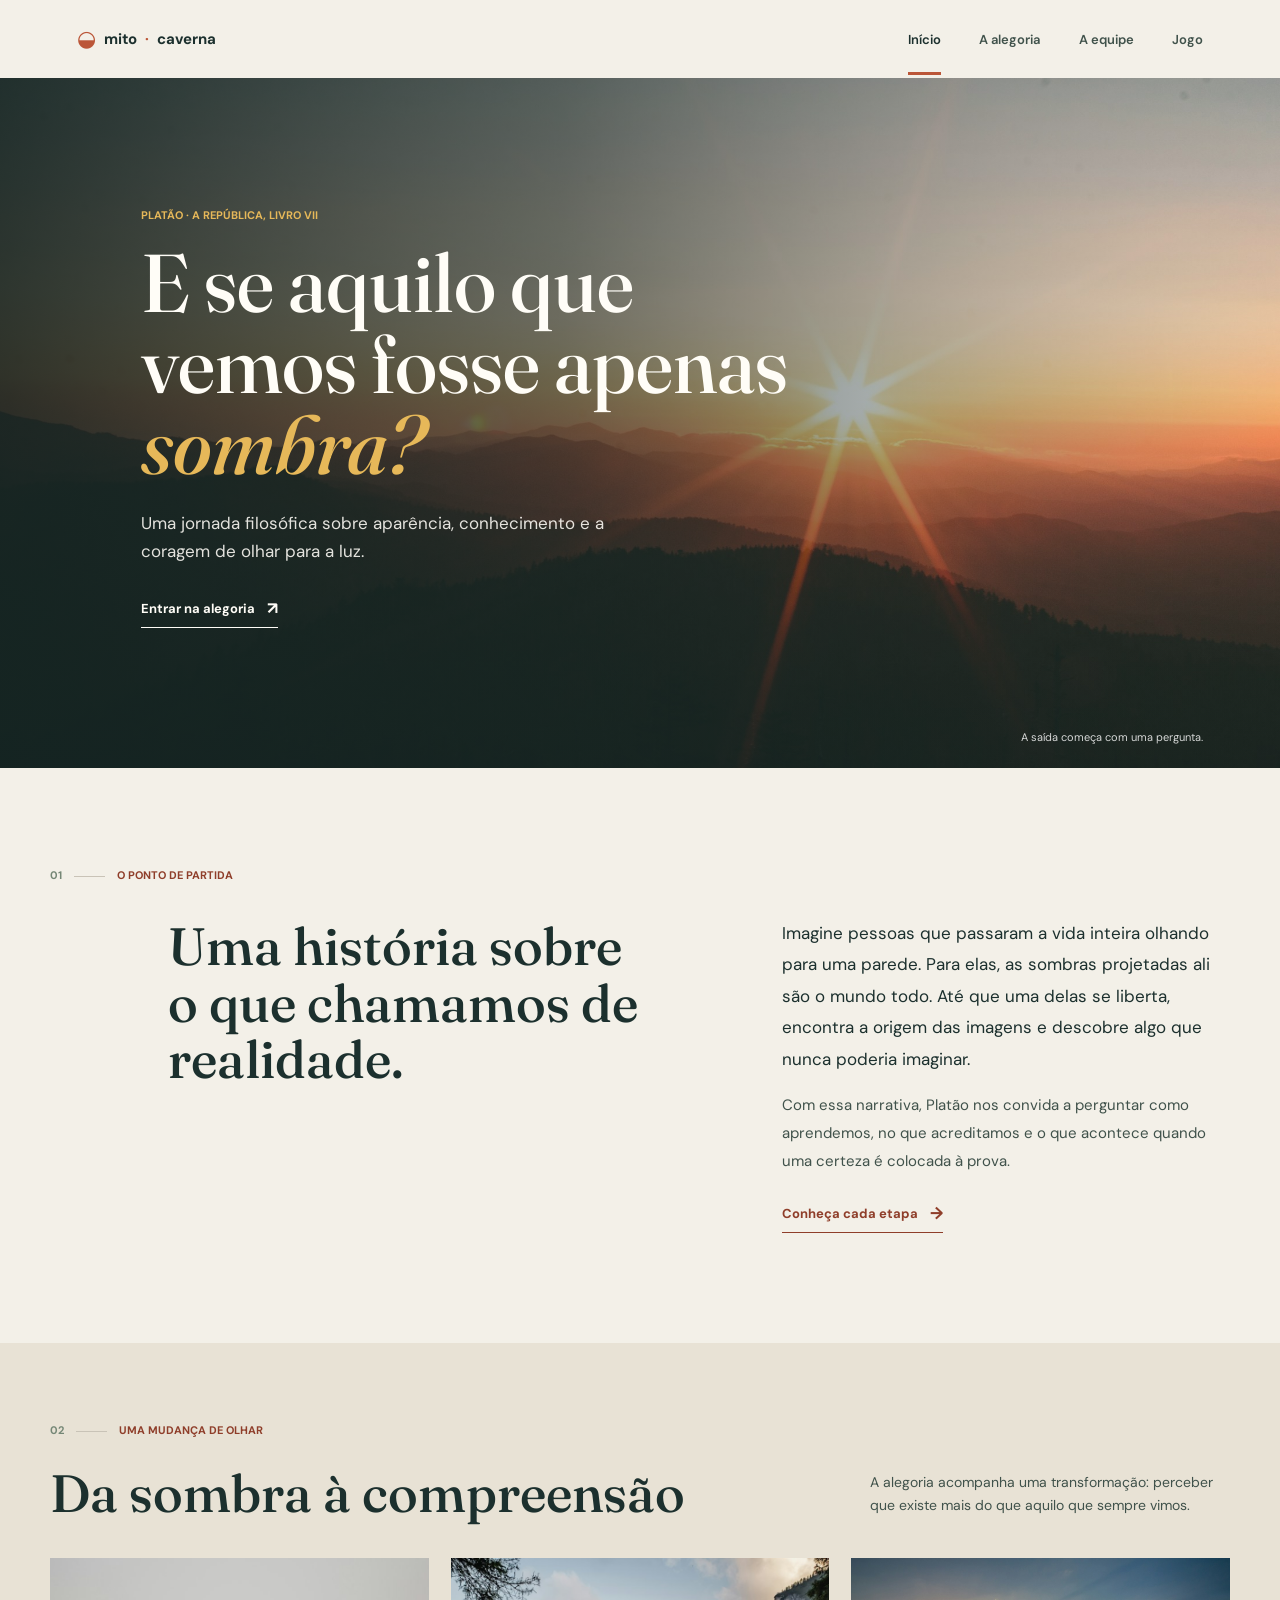
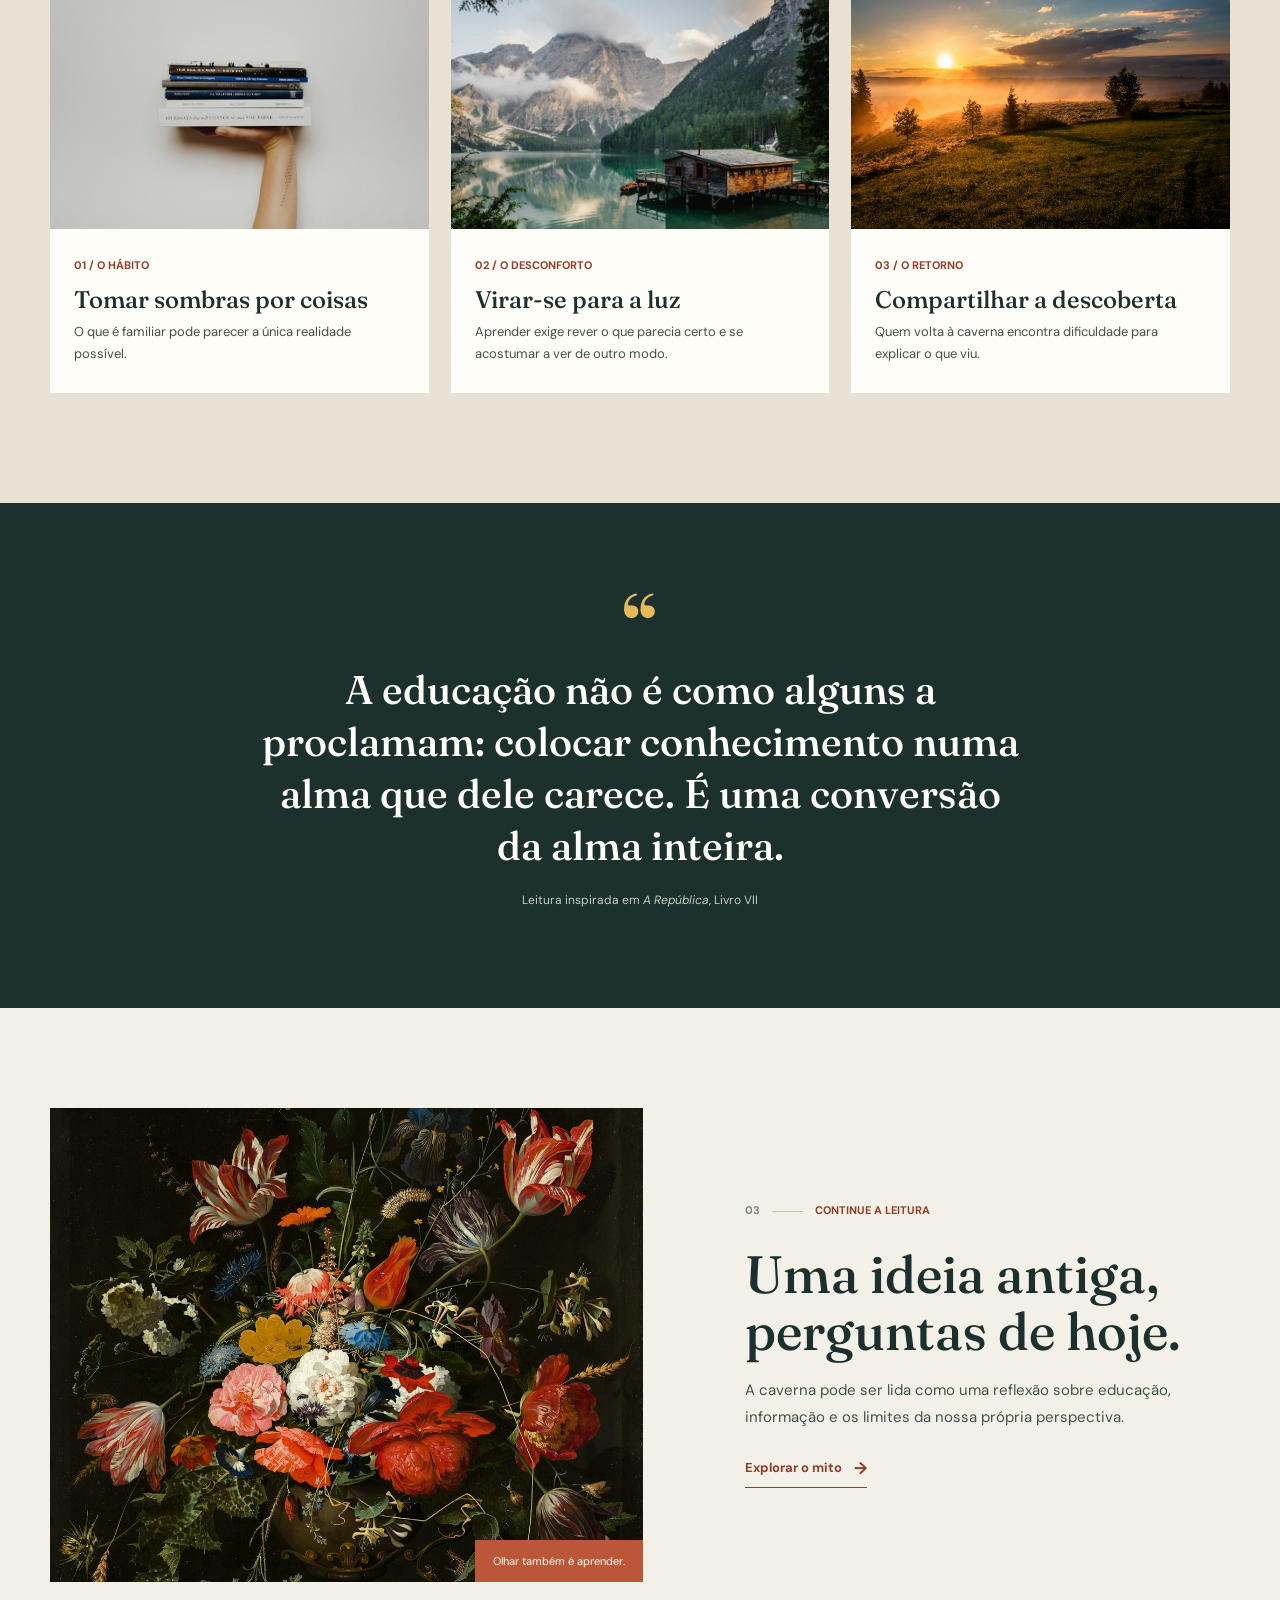
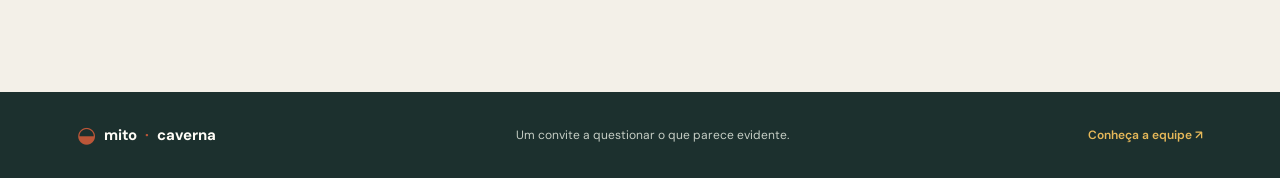
<file: index.html>
<!doctype html>
<html lang="pt-BR">
<head>
  <meta charset="utf-8">
  <meta name="viewport" content="width=device-width, initial-scale=1">
  <meta name="description" content="Uma introdução visual ao mito da caverna, alegoria de Platão sobre conhecimento, realidade e educação.">
  <title>O Mito da Caverna | Uma jornada para fora</title>
  <link rel="preconnect" href="https://fonts.googleapis.com">
  <link rel="preconnect" href="https://fonts.gstatic.com" crossorigin>
  <link href="https://fonts.googleapis.com/css2?family=DM+Sans:wght@400;500;600;700&family=Fraunces:opsz,wght@9..144,500;9..144,600;9..144,700&display=swap" rel="stylesheet">
  <link rel="stylesheet" href="style.css">
</head>
<body>
  <header class="site-header">
    <a class="wordmark" href="index.html" aria-label="O Mito da Caverna, página inicial"><span class="wordmark-mark">◒</span> mito<span>·</span>caverna</a>
    <nav class="main-nav" aria-label="Navegação principal">
      <a class="active" aria-current="page" href="index.html">Início</a>
      <a href="alegoria.html">A alegoria</a>
      <a href="equipe.html">A equipe</a>
      <a href="jogo.html">Jogo</a>
    </nav>
    <details class="mobile-menu">
      <summary aria-label="Menu de navegação" title="Abrir ou fechar o menu"><span class="menu-icon" aria-hidden="true"><span></span><span></span><span></span></span></summary>
      <nav class="mobile-nav" aria-label="Navegação móvel">
        <a class="active" aria-current="page" href="index.html">Início</a>
        <a href="alegoria.html">A alegoria</a>
        <a href="equipe.html">A equipe</a>
        <a href="jogo.html">Jogo</a>
      </nav>
    </details>
  </header>

  <main>
    <section class="home-hero">
      <img class="hero-image" src="img/hero-paisagem.jpg" alt="Paisagem montanhosa ao amanhecer, com luz atravessando o horizonte">
      <div class="hero-shade"></div>
      <div class="hero-content">
        <p class="eyebrow light-eyebrow">Platão · A República, Livro VII</p>
        <h1>E se aquilo que vemos fosse apenas <em>sombra?</em></h1>
        <p class="hero-copy">Uma jornada filosófica sobre aparência, conhecimento e a coragem de olhar para a luz.</p>
        <a class="text-link light-link" href="alegoria.html">Entrar na alegoria <span aria-hidden="true">↗</span></a>
      </div>
      <p class="hero-caption">A saída começa com uma pergunta.</p>
    </section>

    <section class="intro-section section-wrap">
      <div class="section-kicker"><span>01</span><span>O ponto de partida</span></div>
      <div class="intro-grid">
        <h2>Uma história sobre o que chamamos de realidade.</h2>
        <div class="intro-text">
          <p>Imagine pessoas que passaram a vida inteira olhando para uma parede. Para elas, as sombras projetadas ali são o mundo todo. Até que uma delas se liberta, encontra a origem das imagens e descobre algo que nunca poderia imaginar.</p>
          <p>Com essa narrativa, Platão nos convida a perguntar como aprendemos, no que acreditamos e o que acontece quando uma certeza é colocada à prova.</p>
          <a class="text-link" href="alegoria.html">Conheça cada etapa <span aria-hidden="true">→</span></a>
        </div>
      </div>
    </section>

    <section class="journey-section">
      <div class="section-wrap">
        <div class="section-kicker"><span>02</span><span>Uma mudança de olhar</span></div>
        <div class="journey-heading">
          <h2>Da sombra à compreensão</h2>
          <p>A alegoria acompanha uma transformação: perceber que existe mais do que aquilo que sempre vimos.</p>
        </div>
        <div class="journey-grid">
          <article class="journey-card">
            <img src="img/montanhas-noite.jpg" alt="Montanhas sob um céu escuro, com pontos de luz ao longe" loading="lazy">
            <div class="card-body"><span class="card-number">01 / O hábito</span><h3>Tomar sombras por coisas</h3><p>O que é familiar pode parecer a única realidade possível.</p></div>
          </article>
          <article class="journey-card">
            <img src="img/vale-luz.jpg" alt="Luz do sol alcançando um vale entre montanhas" loading="lazy">
            <div class="card-body"><span class="card-number">02 / O desconforto</span><h3>Virar-se para a luz</h3><p>Aprender exige rever o que parecia certo e se acostumar a ver de outro modo.</p></div>
          </article>
          <article class="journey-card">
            <img src="img/amanhecer.jpg" alt="A luz do amanhecer atravessando a paisagem" loading="lazy">
            <div class="card-body"><span class="card-number">03 / O retorno</span><h3>Compartilhar a descoberta</h3><p>Quem volta à caverna encontra dificuldade para explicar o que viu.</p></div>
          </article>
        </div>
      </div>
    </section>

    <section class="quote-band">
      <div class="quote-inner">
        <span class="quote-symbol" aria-hidden="true">“</span>
        <blockquote>A educação não é como alguns a proclamam: colocar conhecimento numa alma que dele carece. É uma conversão da alma inteira.</blockquote>
        <p>Leitura inspirada em <cite>A República</cite>, Livro VII</p>
      </div>
    </section>

    <section class="closing-section section-wrap">
      <div class="closing-image">
        <img src="img/pintura-galeria.jpg" alt="Pintura clássica exposta em uma galeria de arte" loading="lazy">
        <span>Olhar também é aprender.</span>
      </div>
      <div class="closing-copy">
        <div class="section-kicker"><span>03</span><span>Continue a leitura</span></div>
        <h2>Uma ideia antiga, perguntas de hoje.</h2>
        <p>A caverna pode ser lida como uma reflexão sobre educação, informação e os limites da nossa própria perspectiva.</p>
        <a class="text-link" href="alegoria.html">Explorar o mito <span aria-hidden="true">→</span></a>
      </div>
    </section>
  </main>

  <footer class="site-footer">
    <a class="wordmark footer-wordmark" href="index.html"><span class="wordmark-mark">◒</span> mito<span>·</span>caverna</a>
    <p>Um convite a questionar o que parece evidente.</p>
    <a href="equipe.html">Conheça a equipe <span aria-hidden="true">↗</span></a>
  </footer>
</body>
</html>
</file>
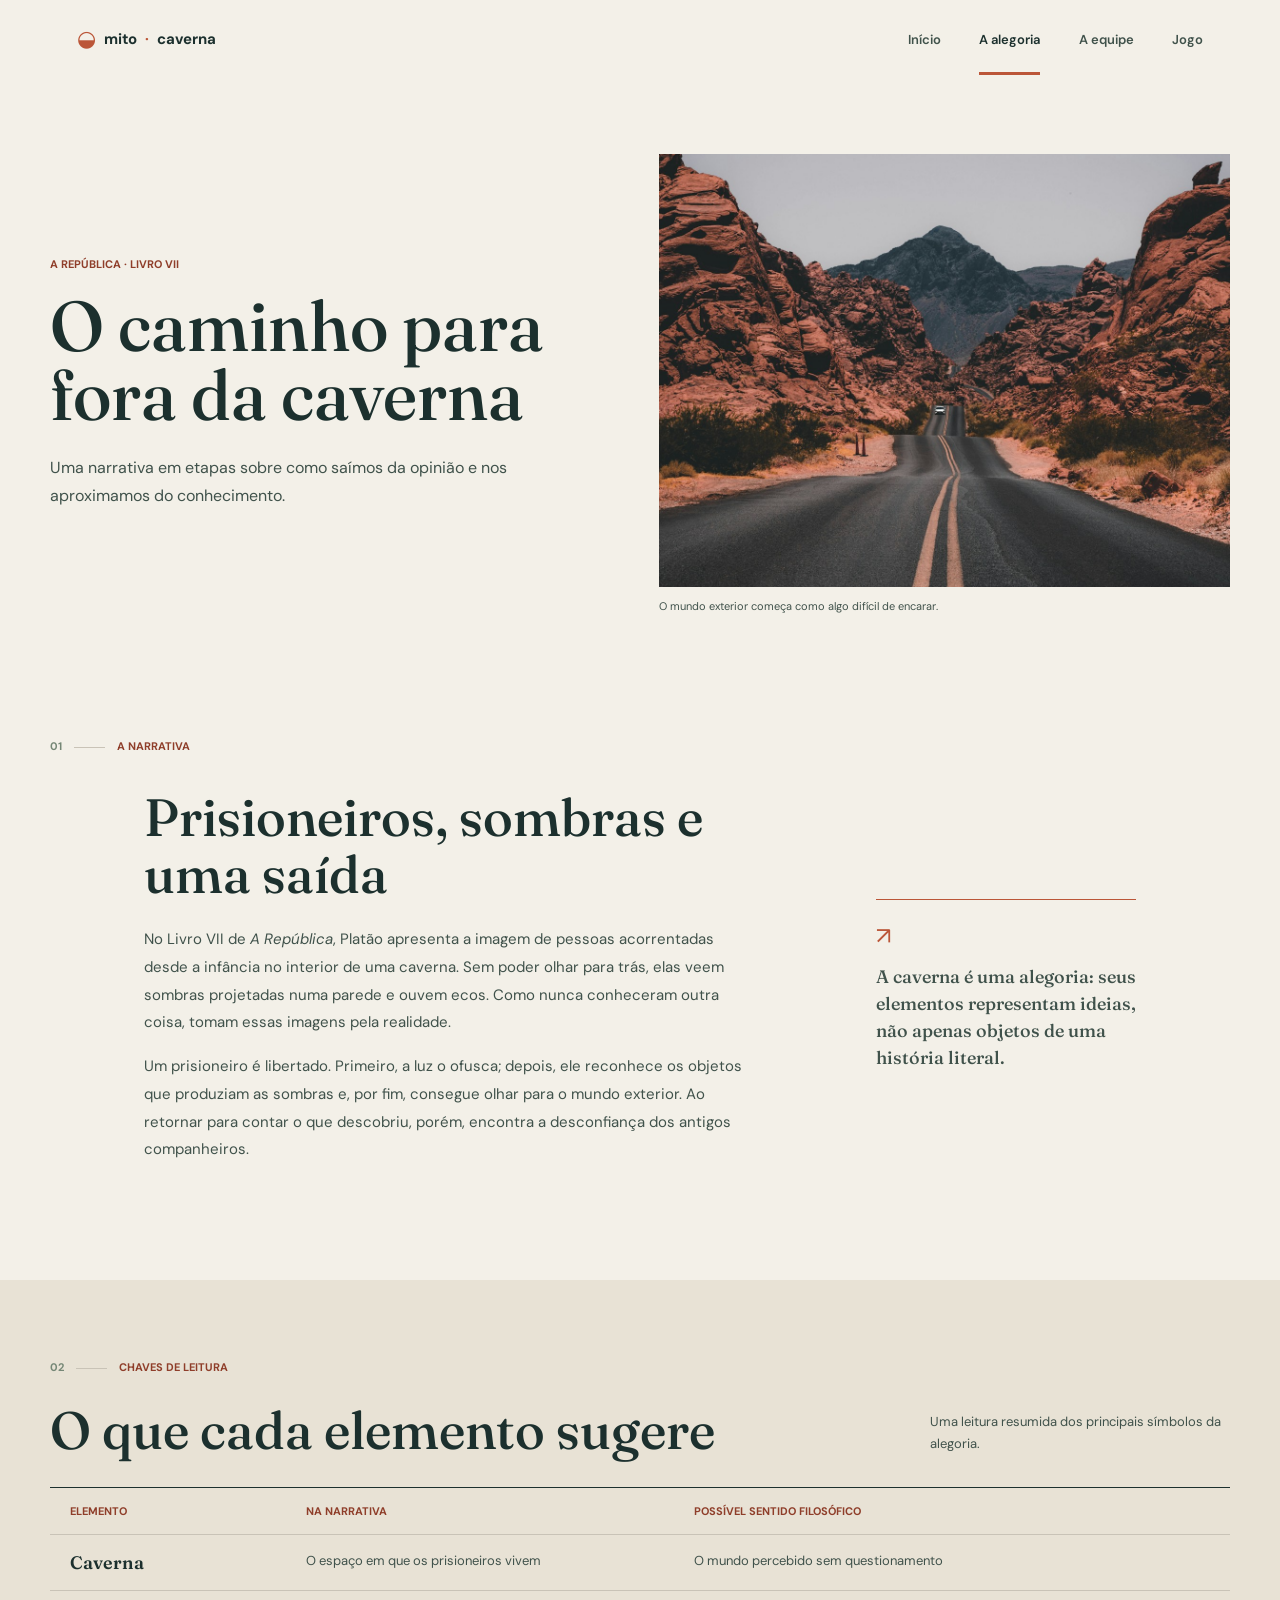
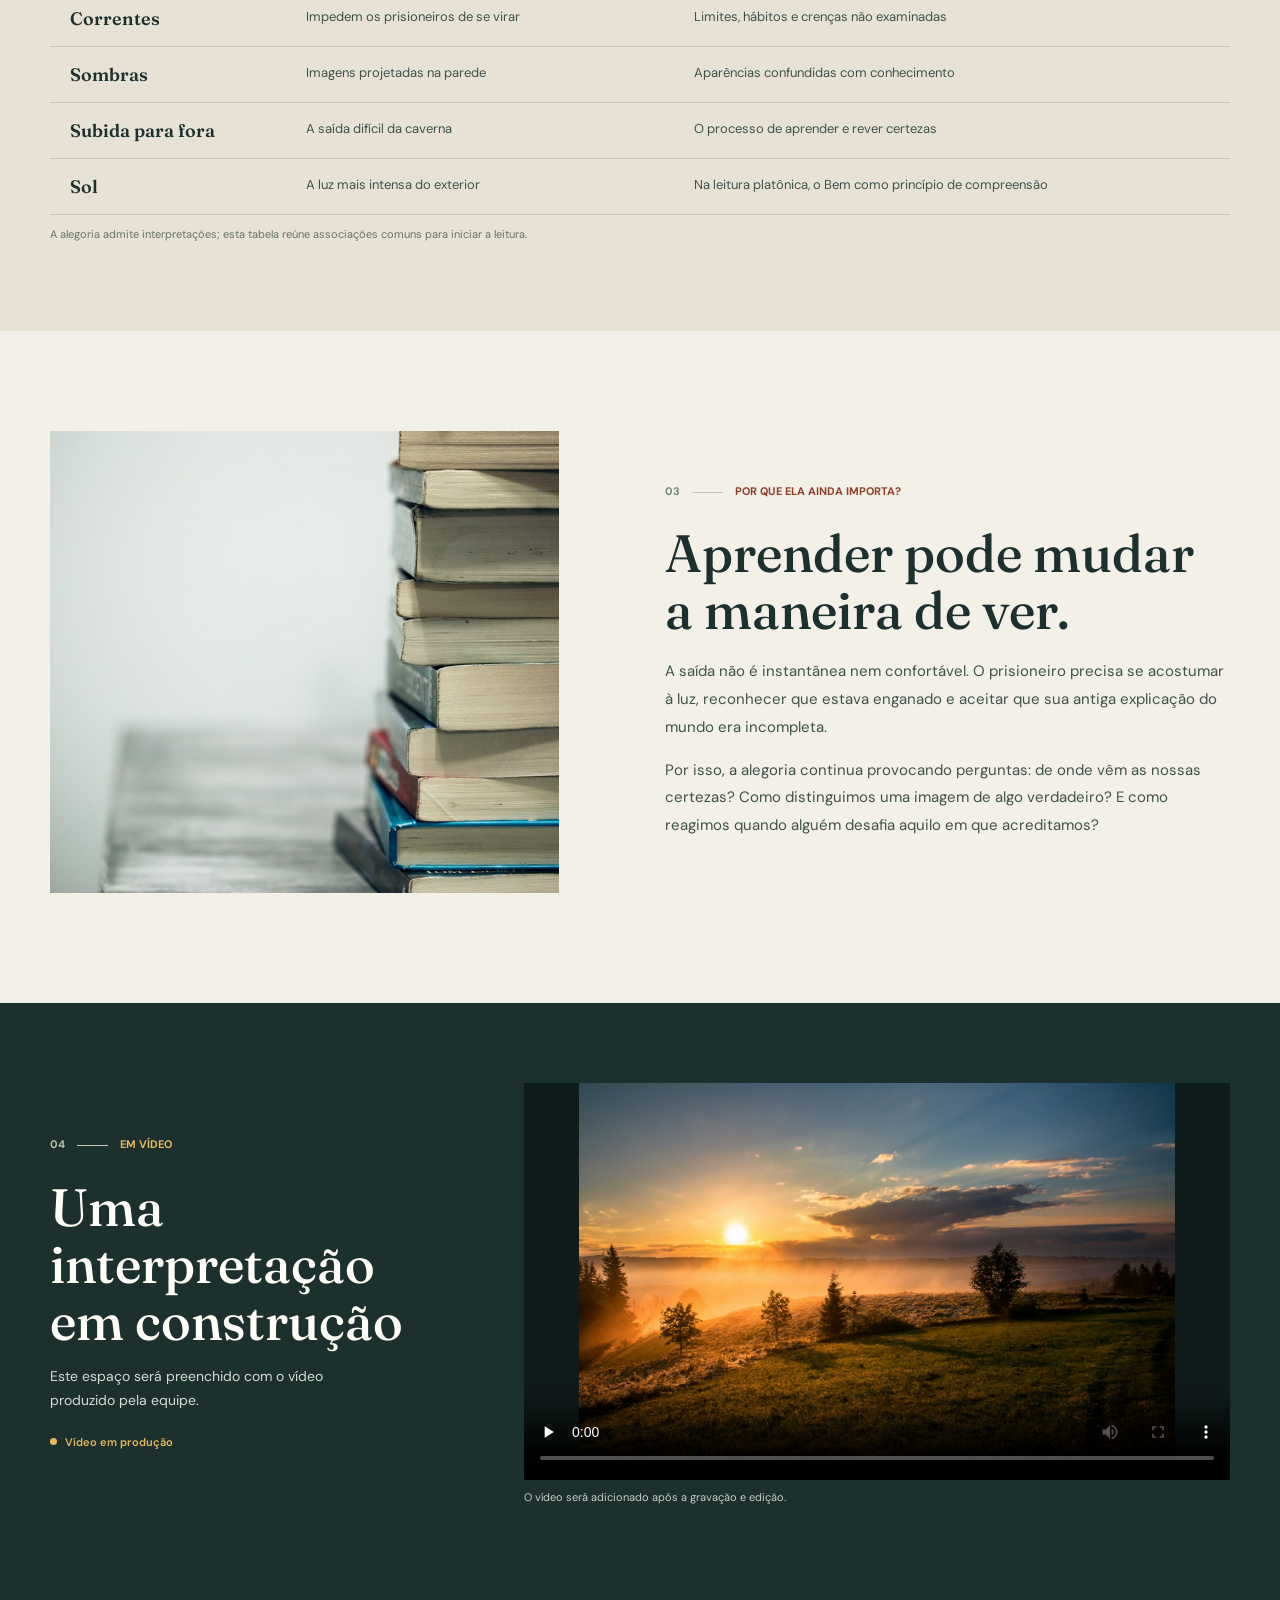
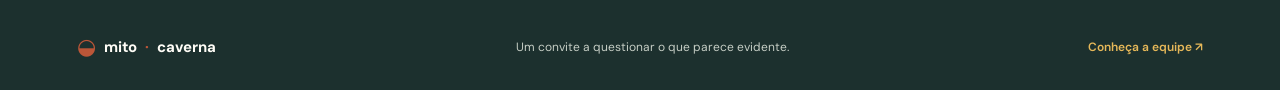
<file: alegoria.html>
<!doctype html>
<html lang="pt-BR">
<head>
  <meta charset="utf-8">
  <meta name="viewport" content="width=device-width, initial-scale=1">
  <meta name="description" content="Entenda os símbolos e as etapas do mito da caverna de Platão.">
  <title>A alegoria | O Mito da Caverna</title>
  <link rel="preconnect" href="https://fonts.googleapis.com">
  <link rel="preconnect" href="https://fonts.gstatic.com" crossorigin>
  <link href="https://fonts.googleapis.com/css2?family=DM+Sans:wght@400;500;600;700&family=Fraunces:opsz,wght@9..144,500;9..144,600;9..144,700&display=swap" rel="stylesheet">
  <link rel="stylesheet" href="style.css">
</head>
<body>
  <header class="site-header">
    <a class="wordmark" href="index.html" aria-label="O Mito da Caverna, página inicial"><span class="wordmark-mark">◒</span> mito<span>·</span>caverna</a>
    <nav class="main-nav" aria-label="Navegação principal">
      <a href="index.html">Início</a>
      <a class="active" aria-current="page" href="alegoria.html">A alegoria</a>
      <a href="equipe.html">A equipe</a>
      <a href="jogo.html">Jogo</a>
    </nav>
    <details class="mobile-menu">
      <summary aria-label="Menu de navegação" title="Abrir ou fechar o menu"><span class="menu-icon" aria-hidden="true"><span></span><span></span><span></span></span></summary>
      <nav class="mobile-nav" aria-label="Navegação móvel">
        <a href="index.html">Início</a>
        <a class="active" aria-current="page" href="alegoria.html">A alegoria</a>
        <a href="equipe.html">A equipe</a>
        <a href="jogo.html">Jogo</a>
      </nav>
    </details>
  </header>

  <main>
    <section class="page-hero section-wrap">
      <div class="page-hero-copy">
        <p class="eyebrow">A República · Livro VII</p>
        <h1>O caminho para fora da caverna</h1>
        <p>Uma narrativa em etapas sobre como saímos da opinião e nos aproximamos do conhecimento.</p>
      </div>
      <figure class="page-hero-figure">
        <img src="img/paisagem-luz.jpg" alt="Uma pessoa diante de uma paisagem ampla iluminada pelo sol">
        <figcaption>O mundo exterior começa como algo difícil de encarar.</figcaption>
      </figure>
    </section>

    <section class="story-section section-wrap">
      <div class="section-kicker"><span>01</span><span>A narrativa</span></div>
      <div class="story-grid">
        <div class="story-copy">
          <h2>Prisioneiros, sombras e uma saída</h2>
          <p>No Livro VII de <cite>A República</cite>, Platão apresenta a imagem de pessoas acorrentadas desde a infância no interior de uma caverna. Sem poder olhar para trás, elas veem sombras projetadas numa parede e ouvem ecos. Como nunca conheceram outra coisa, tomam essas imagens pela realidade.</p>
          <p>Um prisioneiro é libertado. Primeiro, a luz o ofusca; depois, ele reconhece os objetos que produziam as sombras e, por fim, consegue olhar para o mundo exterior. Ao retornar para contar o que descobriu, porém, encontra a desconfiança dos antigos companheiros.</p>
        </div>
        <aside class="margin-note"><span class="note-mark">↗</span><p>A caverna é uma alegoria: seus elementos representam ideias, não apenas objetos de uma história literal.</p></aside>
      </div>
    </section>

    <section class="symbols-section">
      <div class="section-wrap">
        <div class="section-kicker"><span>02</span><span>Chaves de leitura</span></div>
        <div class="table-heading"><h2>O que cada elemento sugere</h2><p>Uma leitura resumida dos principais símbolos da alegoria.</p></div>
        <div class="table-scroll" role="region" aria-label="Tabela de elementos e significados da alegoria" tabindex="0">
          <table>
            <thead><tr><th scope="col">Elemento</th><th scope="col">Na narrativa</th><th scope="col">Possível sentido filosófico</th></tr></thead>
            <tbody>
              <tr><th scope="row">Caverna</th><td>O espaço em que os prisioneiros vivem</td><td>O mundo percebido sem questionamento</td></tr>
              <tr><th scope="row">Correntes</th><td>Impedem os prisioneiros de se virar</td><td>Limites, hábitos e crenças não examinadas</td></tr>
              <tr><th scope="row">Sombras</th><td>Imagens projetadas na parede</td><td>Aparências confundidas com conhecimento</td></tr>
              <tr><th scope="row">Subida para fora</th><td>A saída difícil da caverna</td><td>O processo de aprender e rever certezas</td></tr>
              <tr><th scope="row">Sol</th><td>A luz mais intensa do exterior</td><td>Na leitura platônica, o Bem como princípio de compreensão</td></tr>
            </tbody>
          </table>
        </div>
        <p class="table-note">A alegoria admite interpretações; esta tabela reúne associações comuns para iniciar a leitura.</p>
      </div>
    </section>

    <section class="reading-section section-wrap">
      <div class="reading-image"><img src="img/livro-aberto.jpg" alt="Livro aberto sobre uma mesa, pronto para leitura" loading="lazy"></div>
      <div class="reading-copy">
        <div class="section-kicker"><span>03</span><span>Por que ela ainda importa?</span></div>
        <h2>Aprender pode mudar a maneira de ver.</h2>
        <p>A saída não é instantânea nem confortável. O prisioneiro precisa se acostumar à luz, reconhecer que estava enganado e aceitar que sua antiga explicação do mundo era incompleta.</p>
        <p>Por isso, a alegoria continua provocando perguntas: de onde vêm as nossas certezas? Como distinguimos uma imagem de algo verdadeiro? E como reagimos quando alguém desafia aquilo em que acreditamos?</p>
      </div>
    </section>

    <section class="video-section">
      <div class="section-wrap video-layout">
        <div class="video-heading">
          <div class="section-kicker"><span>04</span><span>Em vídeo</span></div>
          <h2>Uma interpretação em construção</h2>
          <p>Este espaço será preenchido com o vídeo produzido pela equipe.</p>
          <span class="status-label"><span aria-hidden="true"></span> Vídeo em produção</span>
        </div>
        <figure class="video-frame">
          <video controls preload="none" poster="img/amanhecer.jpg" aria-label="Espaço reservado para o vídeo sobre o mito da caverna">
            <source src="videos/mito-da-caverna.mp4" type="video/mp4">
            Seu navegador não oferece suporte à reprodução de vídeo.
          </video>
          <figcaption>O vídeo será adicionado após a gravação e edição.</figcaption>
        </figure>
      </div>
    </section>
  </main>

  <footer class="site-footer">
    <a class="wordmark footer-wordmark" href="index.html"><span class="wordmark-mark">◒</span> mito<span>·</span>caverna</a>
    <p>Um convite a questionar o que parece evidente.</p>
    <a href="equipe.html">Conheça a equipe <span aria-hidden="true">↗</span></a>
  </footer>
</body>
</html>
</file>
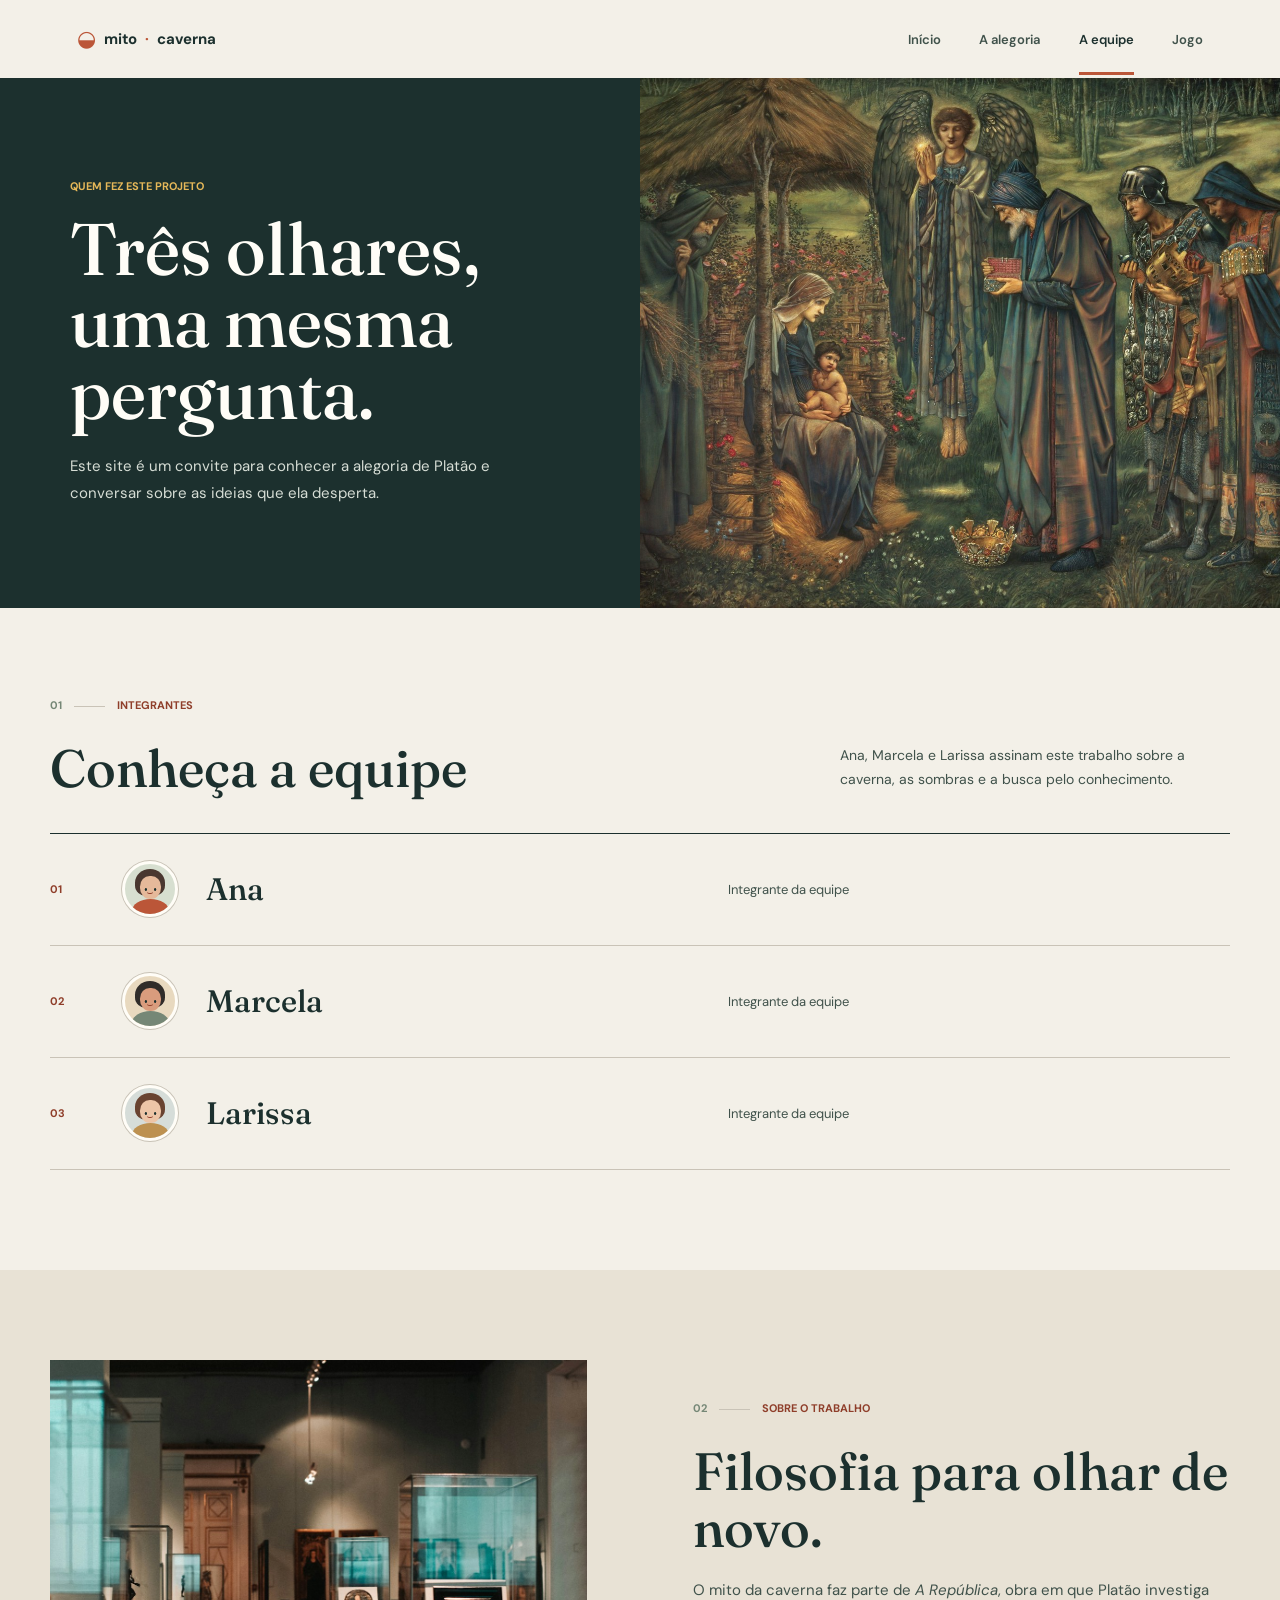
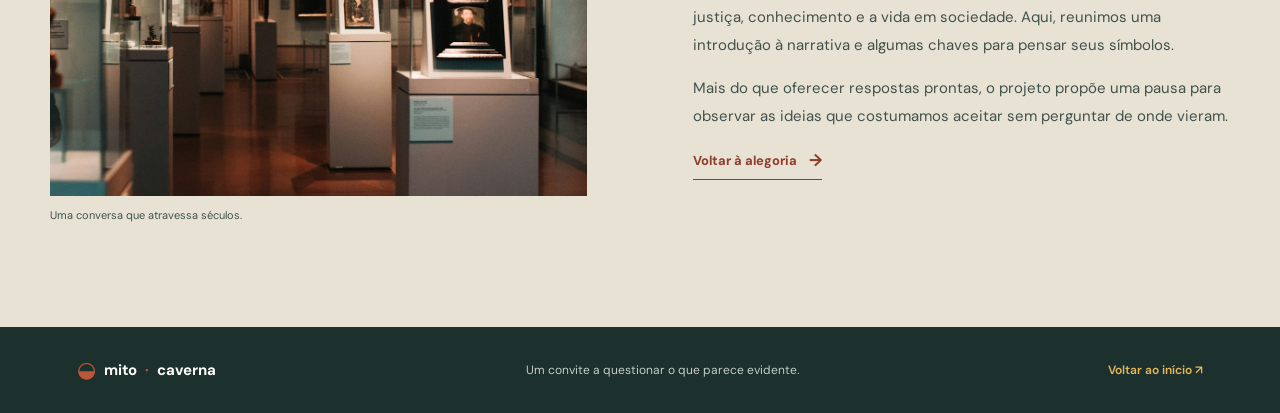
<file: equipe.html>
<!doctype html>
<html lang="pt-BR">
<head>
  <meta charset="utf-8">
  <meta name="viewport" content="width=device-width, initial-scale=1">
  <meta name="description" content="Conheça Ana, Marcela e Larissa, a equipe por trás deste projeto sobre o mito da caverna.">
  <title>A equipe | O Mito da Caverna</title>
  <link rel="preconnect" href="https://fonts.googleapis.com">
  <link rel="preconnect" href="https://fonts.gstatic.com" crossorigin>
  <link href="https://fonts.googleapis.com/css2?family=DM+Sans:wght@400;500;600;700&family=Fraunces:opsz,wght@9..144,500;9..144,600;9..144,700&display=swap" rel="stylesheet">
  <link rel="stylesheet" href="style.css">
</head>
<body>
  <header class="site-header">
    <a class="wordmark" href="index.html" aria-label="O Mito da Caverna, página inicial"><span class="wordmark-mark">◒</span> mito<span>·</span>caverna</a>
    <nav class="main-nav" aria-label="Navegação principal">
      <a href="index.html">Início</a>
      <a href="alegoria.html">A alegoria</a>
      <a class="active" aria-current="page" href="equipe.html">A equipe</a>
      <a href="jogo.html">Jogo</a>
    </nav>
    <details class="mobile-menu">
      <summary aria-label="Menu de navegação" title="Abrir ou fechar o menu"><span class="menu-icon" aria-hidden="true"><span></span><span></span><span></span></span></summary>
      <nav class="mobile-nav" aria-label="Navegação móvel">
        <a href="index.html">Início</a>
        <a href="alegoria.html">A alegoria</a>
        <a class="active" aria-current="page" href="equipe.html">A equipe</a>
        <a href="jogo.html">Jogo</a>
      </nav>
    </details>
  </header>

  <main>
    <section class="team-hero">
      <div class="team-hero-copy">
        <p class="eyebrow light-eyebrow">Quem fez este projeto</p>
        <h1>Três olhares, uma mesma pergunta.</h1>
        <p>Este site é um convite para conhecer a alegoria de Platão e conversar sobre as ideias que ela desperta.</p>
      </div>
      <img src="img/obra-equipe.jpg" alt="Obra de arte clássica em exposição" fetchpriority="high">
    </section>

    <section class="team-section section-wrap">
      <div class="section-kicker"><span>01</span><span>Integrantes</span></div>
      <div class="team-intro">
        <h2>Conheça a equipe</h2>
        <p>Ana, Marcela e Larissa assinam este trabalho sobre a caverna, as sombras e a busca pelo conhecimento.</p>
      </div>
      <div class="team-list">
        <article class="team-member"><span class="member-number">01</span><span class="member-avatar avatar-ana" aria-hidden="true"><span class="avatar-face"></span><span class="avatar-bust"></span></span><h3>Ana</h3><p>Integrante da equipe</p></article>
        <article class="team-member"><span class="member-number">02</span><span class="member-avatar avatar-marcela" aria-hidden="true"><span class="avatar-face"></span><span class="avatar-bust"></span></span><h3>Marcela</h3><p>Integrante da equipe</p></article>
        <article class="team-member"><span class="member-number">03</span><span class="member-avatar avatar-larissa" aria-hidden="true"><span class="avatar-face"></span><span class="avatar-bust"></span></span><h3>Larissa</h3><p>Integrante da equipe</p></article>
      </div>
    </section>

    <section class="team-note-section">
      <div class="section-wrap team-note-grid">
        <figure class="team-photo">
          <img src="img/escultura-museu.jpg" alt="Escultura clássica em um museu" loading="lazy">
          <figcaption>Uma conversa que atravessa séculos.</figcaption>
        </figure>
        <div class="team-note-copy">
          <div class="section-kicker"><span>02</span><span>Sobre o trabalho</span></div>
          <h2>Filosofia para olhar de novo.</h2>
          <p>O mito da caverna faz parte de <cite>A República</cite>, obra em que Platão investiga justiça, conhecimento e a vida em sociedade. Aqui, reunimos uma introdução à narrativa e algumas chaves para pensar seus símbolos.</p>
          <p>Mais do que oferecer respostas prontas, o projeto propõe uma pausa para observar as ideias que costumamos aceitar sem perguntar de onde vieram.</p>
          <a class="text-link" href="alegoria.html">Voltar à alegoria <span aria-hidden="true">→</span></a>
        </div>
      </div>
    </section>
  </main>

  <footer class="site-footer">
    <a class="wordmark footer-wordmark" href="index.html"><span class="wordmark-mark">◒</span> mito<span>·</span>caverna</a>
    <p>Um convite a questionar o que parece evidente.</p>
    <a href="index.html">Voltar ao início <span aria-hidden="true">↗</span></a>
  </footer>
</body>
</html>
</file>
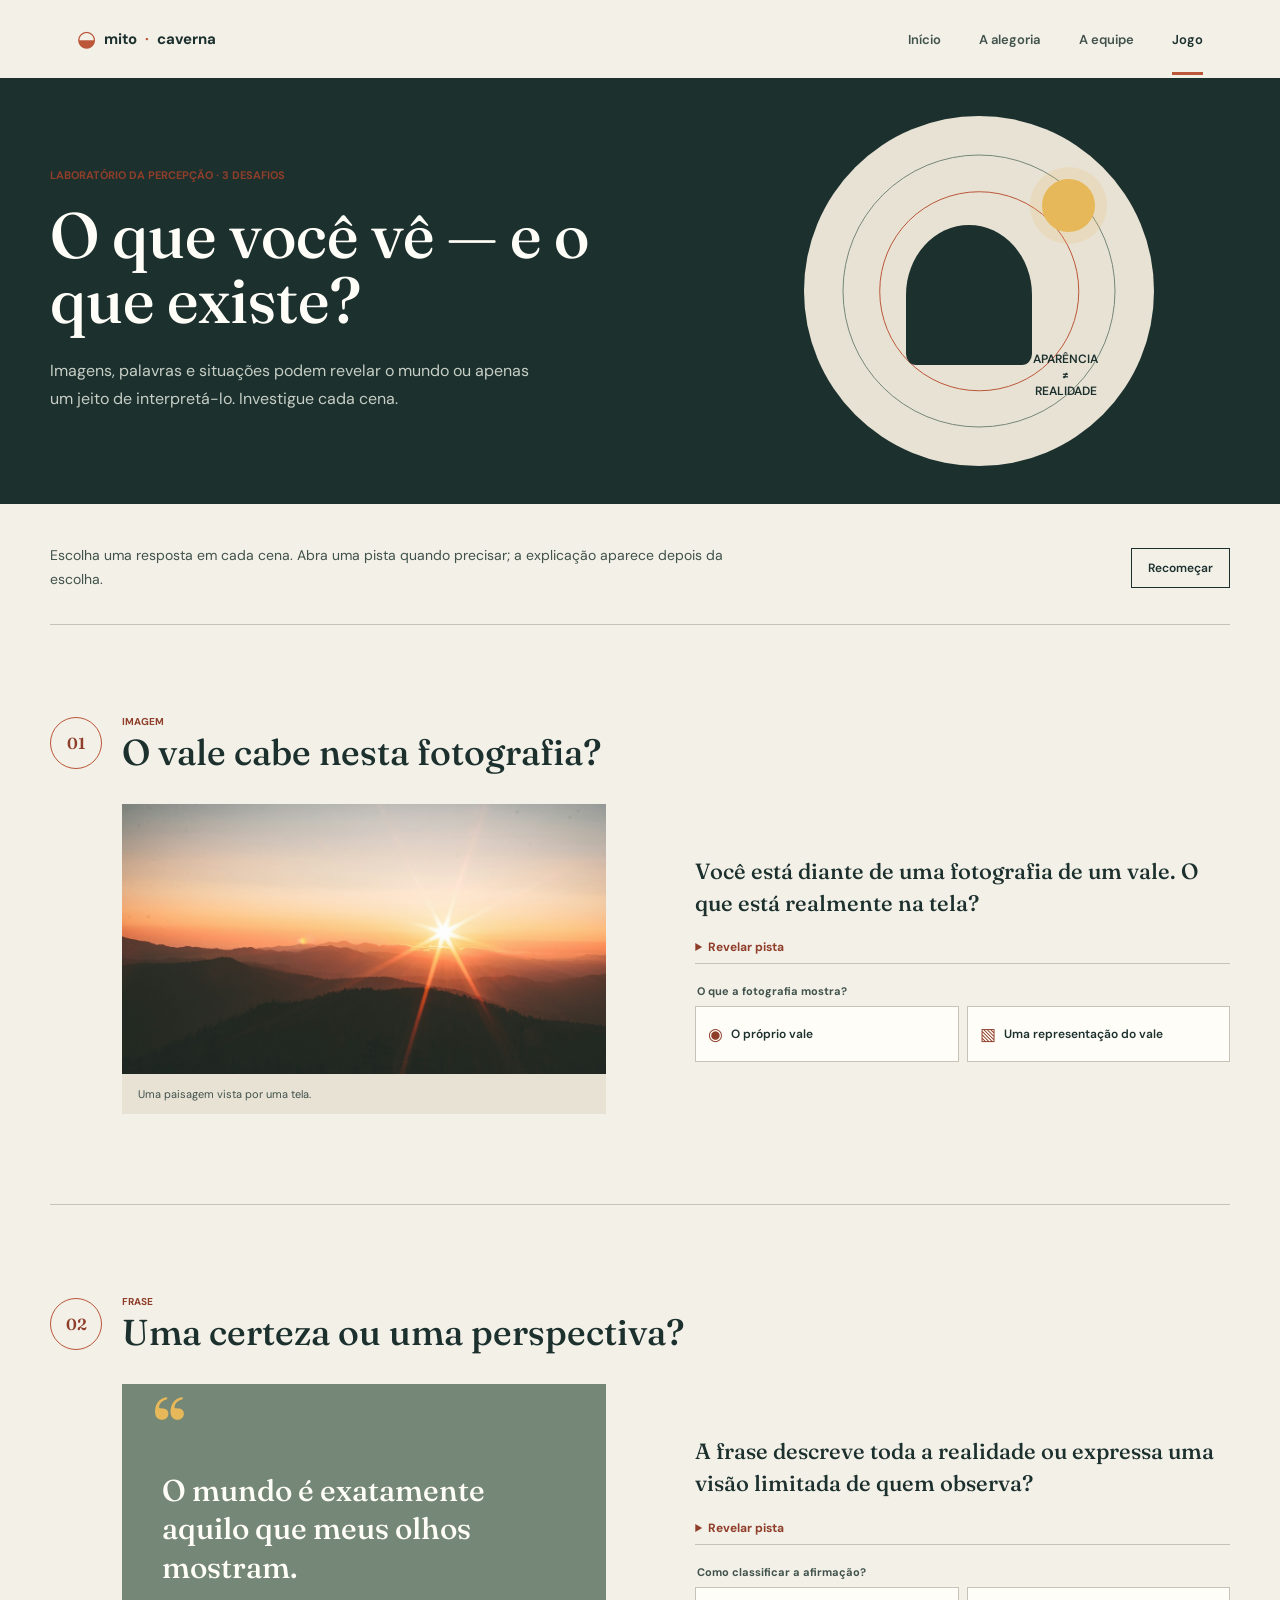
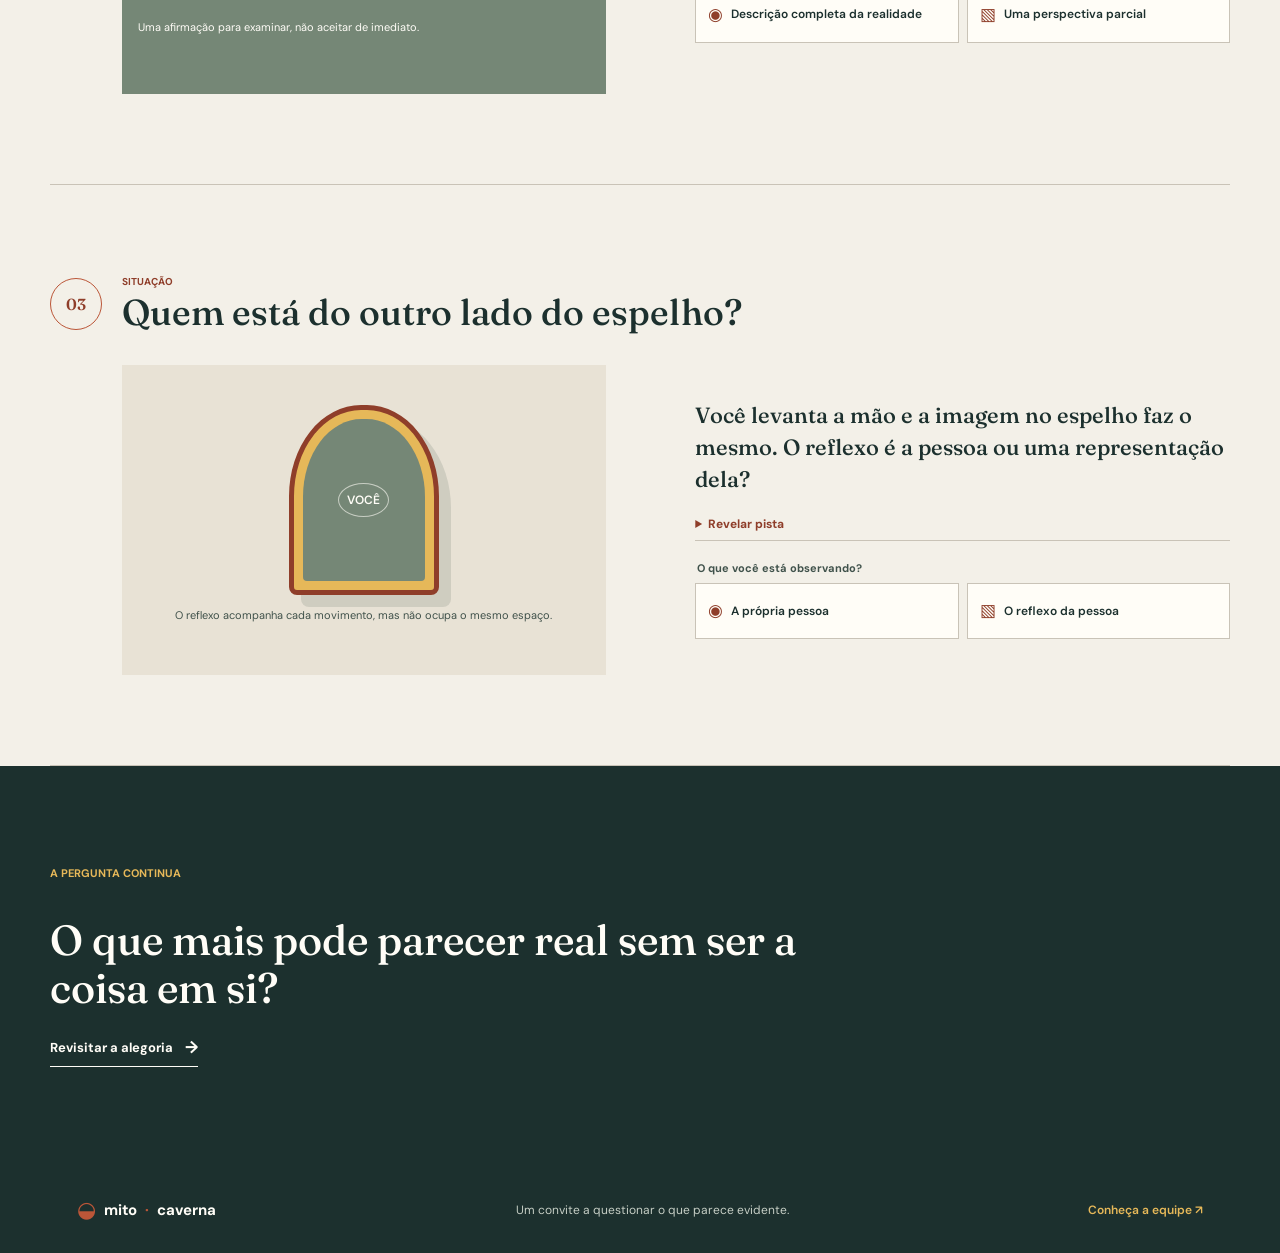
<file: jogo.html>
<!doctype html>
<html lang="pt-BR">
<head>
  <meta charset="utf-8">
  <meta name="viewport" content="width=device-width, initial-scale=1">
  <meta name="description" content="Jogue e investigue a diferença entre aparência e realidade com três desafios inspirados na alegoria da caverna.">
  <title>Jogo | O Mito da Caverna</title>
  <link rel="preconnect" href="https://fonts.googleapis.com">
  <link rel="preconnect" href="https://fonts.gstatic.com" crossorigin>
  <link href="https://fonts.googleapis.com/css2?family=DM+Sans:wght@400;500;600;700&family=Fraunces:opsz,wght@9..144,500;9..144,600;9..144,700&display=swap" rel="stylesheet">
  <link rel="stylesheet" href="style.css">
</head>
<body>
  <header class="site-header">
    <a class="wordmark" href="index.html" aria-label="O Mito da Caverna, página inicial"><span class="wordmark-mark">◒</span> mito<span>·</span>caverna</a>
    <nav class="main-nav" aria-label="Navegação principal">
      <a href="index.html">Início</a>
      <a href="alegoria.html">A alegoria</a>
      <a href="equipe.html">A equipe</a>
      <a class="active" aria-current="page" href="jogo.html">Jogo</a>
    </nav>
    <details class="mobile-menu">
      <summary aria-label="Menu de navegação" title="Abrir ou fechar o menu"><span class="menu-icon" aria-hidden="true"><span></span><span></span><span></span></span></summary>
      <nav class="mobile-nav" aria-label="Navegação móvel">
        <a href="index.html">Início</a>
        <a href="alegoria.html">A alegoria</a>
        <a href="equipe.html">A equipe</a>
        <a class="active" aria-current="page" href="jogo.html">Jogo</a>
      </nav>
    </details>
  </header>

  <main>
    <section class="game-hero">
      <div class="game-hero-copy">
        <p class="eyebrow">Laboratório da percepção · 3 desafios</p>
        <h1>O que você vê — e o que existe?</h1>
        <p>Imagens, palavras e situações podem revelar o mundo ou apenas um jeito de interpretá-lo. Investigue cada cena.</p>
      </div>
      <div class="game-hero-art" aria-hidden="true">
        <span class="art-ring art-ring-outer"></span>
        <span class="art-ring art-ring-inner"></span>
        <span class="art-shadow"></span>
        <span class="art-light"></span>
        <span class="art-caption">aparência<br>≠<br>realidade</span>
      </div>
    </section>

    <section class="game-intro section-wrap" aria-label="Instruções do jogo">
      <p>Escolha uma resposta em cada cena. Abra uma pista quando precisar; a explicação aparece depois da escolha.</p>
      <button class="game-reset" type="reset" form="perception-game">Recomeçar</button>
    </section>

    <form class="game-form section-wrap" id="perception-game">
      <article class="game-round">
        <header class="round-heading">
          <span class="round-index">01</span>
          <div><p class="round-kind">Imagem</p><h2>O vale cabe nesta fotografia?</h2></div>
        </header>
        <div class="round-layout">
          <figure class="scene-visual photo-scene">
            <img src="img/hero-paisagem.jpg" alt="Fotografia de uma paisagem montanhosa iluminada pelo sol">
            <figcaption>Uma paisagem vista por uma tela.</figcaption>
          </figure>
          <div class="round-challenge">
            <p class="scene-prompt">Você está diante de uma fotografia de um vale. O que está realmente na tela?</p>
            <details class="clue">
              <summary>Revelar pista</summary>
              <p>A fotografia tem bordas e pode ser guardada. O lugar fotografado continua muito maior que a imagem.</p>
            </details>
            <fieldset class="choice-set">
              <legend>O que a fotografia mostra?</legend>
              <input class="choice-input" type="radio" name="round-1" id="round-1-reality" value="reality">
              <label for="round-1-reality"><span aria-hidden="true">◉</span> O próprio vale</label>
              <input class="choice-input" type="radio" name="round-1" id="round-1-image" value="representation">
              <label for="round-1-image"><span aria-hidden="true">▧</span> Uma representação do vale</label>
              <div class="answer answer-wrong" id="round-1-feedback-reality" role="status"><strong>Quase.</strong><p>O vale existe fora da tela. A fotografia é real como objeto, mas representa o lugar sem ser o próprio lugar.</p></div>
              <div class="answer answer-right" id="round-1-feedback-image" role="status"><strong>Boa leitura.</strong><p>A fotografia é uma representação: seleciona um ângulo e um instante, enquanto o vale existe para além do enquadramento.</p></div>
            </fieldset>
          </div>
        </div>
      </article>

      <article class="game-round">
        <header class="round-heading">
          <span class="round-index">02</span>
          <div><p class="round-kind">Frase</p><h2>Uma certeza ou uma perspectiva?</h2></div>
        </header>
        <div class="round-layout">
          <figure class="scene-visual phrase-scene">
            <span class="phrase-mark" aria-hidden="true">“</span>
            <blockquote>O mundo é exatamente aquilo que meus olhos mostram.</blockquote>
            <figcaption>Uma afirmação para examinar, não aceitar de imediato.</figcaption>
          </figure>
          <div class="round-challenge">
            <p class="scene-prompt">A frase descreve toda a realidade ou expressa uma visão limitada de quem observa?</p>
            <details class="clue">
              <summary>Revelar pista</summary>
              <p>O olhar depende de posição, luz e experiência. Não enxergar algo não prova que aquilo não exista.</p>
            </details>
            <fieldset class="choice-set">
              <legend>Como classificar a afirmação?</legend>
              <input class="choice-input" type="radio" name="round-2" id="round-2-reality" value="reality">
              <label for="round-2-reality"><span aria-hidden="true">◉</span> Descrição completa da realidade</label>
              <input class="choice-input" type="radio" name="round-2" id="round-2-view" value="representation">
              <label for="round-2-view"><span aria-hidden="true">▧</span> Uma perspectiva parcial</label>
              <div class="answer answer-wrong" id="round-2-feedback-reality" role="status"><strong>Não necessariamente.</strong><p>A frase transforma uma experiência individual em explicação total. O que vemos pode ser verdadeiro, mas não precisa ser tudo o que existe.</p></div>
              <div class="answer answer-right" id="round-2-feedback-view" role="status"><strong>Isso.</strong><p>A frase é uma perspectiva: nossos sentidos oferecem sinais do mundo, mas toda observação parte de um ponto de vista.</p></div>
            </fieldset>
          </div>
        </div>
      </article>

      <article class="game-round">
        <header class="round-heading">
          <span class="round-index">03</span>
          <div><p class="round-kind">Situação</p><h2>Quem está do outro lado do espelho?</h2></div>
        </header>
        <div class="round-layout">
          <figure class="scene-visual mirror-scene">
            <div class="mirror-frame" aria-hidden="true"><div class="mirror-glass"><span>VOCÊ</span></div></div>
            <figcaption>O reflexo acompanha cada movimento, mas não ocupa o mesmo espaço.</figcaption>
          </figure>
          <div class="round-challenge">
            <p class="scene-prompt">Você levanta a mão e a imagem no espelho faz o mesmo. O reflexo é a pessoa ou uma representação dela?</p>
            <details class="clue">
              <summary>Revelar pista</summary>
              <p>Se você sair do campo do espelho, a imagem desaparece. A pessoa continua ali.</p>
            </details>
            <fieldset class="choice-set">
              <legend>O que você está observando?</legend>
              <input class="choice-input" type="radio" name="round-3" id="round-3-person" value="reality">
              <label for="round-3-person"><span aria-hidden="true">◉</span> A própria pessoa</label>
              <input class="choice-input" type="radio" name="round-3" id="round-3-reflection" value="representation">
              <label for="round-3-reflection"><span aria-hidden="true">▧</span> O reflexo da pessoa</label>
              <div class="answer answer-wrong" id="round-3-feedback-person" role="status"><strong>Observe a diferença.</strong><p>A pessoa está diante do espelho. O reflexo é uma imagem produzida pela luz e pela superfície refletora.</p></div>
              <div class="answer answer-right" id="round-3-feedback-reflection" role="status"><strong>Exatamente.</strong><p>O reflexo representa a pessoa, mas não é ela. Distinguir a imagem daquilo que a origina é o centro deste jogo.</p></div>
            </fieldset>
          </div>
        </div>
      </article>
    </form>

    <section class="game-outro">
      <div class="section-wrap game-outro-inner">
        <p class="eyebrow light-eyebrow">A pergunta continua</p>
        <h2>O que mais pode parecer real sem ser a coisa em si?</h2>
        <a class="text-link light-link" href="alegoria.html">Revisitar a alegoria <span aria-hidden="true">→</span></a>
      </div>
    </section>
  </main>

  <footer class="site-footer">
    <a class="wordmark footer-wordmark" href="index.html"><span class="wordmark-mark">◒</span> mito<span>·</span>caverna</a>
    <p>Um convite a questionar o que parece evidente.</p>
    <a href="equipe.html">Conheça a equipe <span aria-hidden="true">↗</span></a>
  </footer>
</body>
</html>
</file>
<file: style.css>
:root {
  color-scheme: light;
  --ink: #1c302e;
  --ink-soft: #40524b;
  --paper: #f3f0e8;
  --paper-deep: #e8e2d5;
  --white: #fffdf7;
  --copper: #bb5638;
  --copper-dark: #8f3e2a;
  --gold: #e6b859;
  --sage: #758776;
  --line: #c9c3b7;
  --hero-bg: #33423c;
  --hero-overlay-strong: rgba(20, 36, 34, .88);
  --hero-overlay-mid: rgba(20, 36, 34, .62);
  --hero-overlay-soft: rgba(20, 36, 34, .05);
  --mobile-overlay-strong: rgba(20, 36, 34, .83);
  --mobile-overlay-mid: rgba(20, 36, 34, .3);
  --shadow-overlay: rgba(16, 29, 28, .38);
  --menu-shadow: rgba(28, 48, 46, .16);
  --light-copy: rgba(255, 253, 247, .88);
  --light-caption: rgba(255, 255, 255, .82);
  --muted-on-dark: #c6cec5;
  --soft-on-dark: #d4dbd3;
  --team-copy: #d6ddd5;
  --muted-copy: #67736b;
  --sage-light: #b5c3b1;
  --video-bg: #101c1b;
  --feedback-success: #425d48;
  --feedback-error: #8f3e2a;
  --space-1: 4px;
  --space-2: 8px;
  --space-3: 12px;
  --space-4: 16px;
  --space-5: 20px;
  --space-6: 24px;
  --space-7: 28px;
  --space-8: 32px;
  --space-9: 36px;
  --space-10: 40px;
  --space-12: 48px;
  --space-16: 64px;
  --space-20: 80px;
  --space-24: 96px;
  --section-space: 100px;
  --section-space-long: 110px;
  --section-space-compact: 90px;
  --content-gutter: clamp(24px, 6vw, 92px);
  --header-height: 78px;
  --serif: 'Fraunces', Georgia, serif;
  --sans: 'DM Sans', 'Segoe UI', sans-serif;
  font-family: var(--sans);
  color: var(--ink);
  background: var(--paper);
  font-synthesis: none;
  text-rendering: optimizeLegibility;
}

* { box-sizing: border-box; }

html { scroll-behavior: smooth; }

body { margin: 0; min-width: 320px; }

img, video { display: block; max-width: 100%; }

img { object-fit: cover; }

a { color: inherit; }

.site-header {
  min-height: var(--header-height);
  padding: 0 var(--content-gutter);
  display: flex;
  align-items: center;
  justify-content: space-between;
  gap: var(--space-6);
  background: var(--paper);
  position: relative;
  z-index: 2;
}

.wordmark {
  display: inline-flex;
  align-items: center;
  gap: var(--space-2);
  text-decoration: none;
  font-size: 15px;
  font-weight: 700;
  letter-spacing: 0;
  white-space: nowrap;
}

.wordmark > span:not(.wordmark-mark) { color: var(--copper); }
.wordmark-mark { color: var(--copper); font-size: 22px; line-height: 1; }

.main-nav { display: flex; align-items: center; gap: clamp(18px, 3vw, 42px); }
.main-nav a {
  padding: var(--space-7) 0 var(--space-6);
  border-bottom: 3px solid transparent;
  color: var(--ink-soft);
  text-decoration: none;
  font-size: 13px;
  font-weight: 600;
  transition: color 160ms ease, border-color 160ms ease;
}
.main-nav a:hover, .main-nav a.active { color: var(--ink); border-color: var(--copper); }
.mobile-menu { display: none; }

.home-hero {
  min-height: min(690px, 76vw);
  min-height: clamp(510px, 66vw, 690px);
  position: relative;
  display: flex;
  align-items: center;
  overflow: hidden;
  color: var(--white);
  background: var(--hero-bg);
}
.home-hero::after, .hero-shade {
  position: absolute;
  inset: 0;
  content: '';
}
.home-hero::after {
  background: linear-gradient(90deg, var(--hero-overlay-strong) 0%, var(--hero-overlay-mid) 44%, var(--hero-overlay-soft) 100%);
}
.hero-shade { z-index: 0; background: linear-gradient(0deg, var(--shadow-overlay), transparent 32%); }
.hero-image { position: absolute; inset: 0; width: 100%; height: 100%; object-position: center 53%; }
.hero-content {
  position: relative;
  z-index: 1;
  width: min(720px, 72%);
  margin-left: clamp(24px, 11vw, 168px);
  padding: var(--space-20) 0 var(--section-space-compact);
}
.eyebrow, .section-kicker, .card-number, .member-number {
  text-transform: uppercase;
  letter-spacing: 0;
  font-size: 11px;
  font-weight: 700;
}
.eyebrow { color: var(--copper-dark); margin: 0 0 var(--space-5); }
.light-eyebrow { color: var(--gold); }
.hero-content h1, .page-hero h1, .team-hero h1 {
  max-width: 760px;
  margin: 0;
  font: 500 clamp(48px, 6.4vw, 88px)/.99 var(--serif);
  letter-spacing: 0;
}
.hero-content h1 em { color: var(--gold); font-weight: 500; }
.hero-copy { max-width: 490px; margin: var(--space-6) 0 var(--space-8); color: var(--light-copy); font-size: 17px; line-height: 1.65; }
.text-link {
  display: inline-flex;
  align-items: center;
  gap: var(--space-3);
  color: var(--copper-dark);
  font-size: 13px;
  font-weight: 700;
  text-decoration: none;
  border-bottom: 1px solid currentColor;
  padding: 0 0 var(--space-2);
}
.text-link span { font-size: 17px; transition: transform 160ms ease; }
.text-link:hover span { transform: translate(3px, -2px); }
.light-link { color: var(--white); }
.hero-caption { position: absolute; z-index: 1; right: var(--content-gutter); bottom: var(--space-6); margin: 0; font-size: 11px; color: var(--light-caption); }

.section-wrap { width: min(1180px, calc(100% - var(--space-12))); margin-inline: auto; }
.intro-section { padding-top: var(--section-space); padding-bottom: var(--section-space-long); }
.section-kicker { display: flex; align-items: center; gap: var(--space-3); color: var(--copper-dark); }
.section-kicker span:first-child { color: var(--sage); }
.section-kicker span:first-child::after { content: ''; display: inline-block; width: 31px; height: 1px; margin-left: var(--space-3); vertical-align: middle; background: var(--line); }
.intro-grid { display: grid; grid-template-columns: 1fr .9fr; gap: clamp(var(--space-9), 9vw, 140px); margin: var(--space-9) 0 0 10%; }
h2, h3, p { margin-top: 0; }
.intro-grid h2, .journey-heading h2, .closing-copy h2, .story-copy h2, .table-heading h2, .reading-copy h2, .video-heading h2, .team-intro h2, .team-note-copy h2 {
  font: 500 clamp(34px, 4.1vw, 54px)/1.08 var(--serif);
  letter-spacing: 0;
}
.intro-grid h2 { max-width: 490px; margin-bottom: 0; }
.intro-text p, .story-copy p, .reading-copy p, .team-note-copy p {
  color: var(--ink-soft);
  font-size: 15px;
  line-height: 1.85;
}
.intro-text p:first-child { color: var(--ink); font-size: 17px; }
.intro-text .text-link { margin-top: var(--space-3); }

.journey-section { padding: var(--space-20) 0 var(--section-space-long); background: var(--paper-deep); }
.journey-heading { display: flex; align-items: end; justify-content: space-between; gap: var(--space-10); margin: var(--space-7) 0 var(--space-9); }
.journey-heading h2 { margin: 0; }
.journey-heading p { max-width: 360px; margin: 0 0 4px; color: var(--ink-soft); font-size: 14px; line-height: 1.7; }
.journey-grid { display: grid; grid-template-columns: repeat(3, 1fr); gap: 22px; }
.journey-card { background: var(--white); }
.journey-card img { width: 100%; aspect-ratio: 1.4; }
.card-body { padding: var(--space-6) var(--space-6) var(--space-7); }
.card-number { color: var(--copper-dark); }
.card-body h3 { margin: var(--space-3) 0 var(--space-2); font: 500 24px/1.15 var(--serif); }
.card-body p { max-width: 300px; margin: 0; color: var(--ink-soft); font-size: 13px; line-height: 1.7; }

.quote-band { padding: var(--section-space-compact) var(--space-6) var(--section-space); color: var(--white); background: var(--ink); text-align: center; }
.quote-inner { max-width: 760px; margin: auto; }
.quote-symbol { display: block; height: 47px; color: var(--gold); font: 700 76px/.9 var(--serif); }
.quote-band blockquote { margin: var(--space-6) 0 var(--space-5); font: 500 clamp(26px, 3.3vw, 40px)/1.3 var(--serif); }
.quote-band p { margin: 0; color: var(--muted-on-dark); font-size: 12px; }

.closing-section { display: grid; grid-template-columns: 1.1fr .9fr; align-items: center; gap: clamp(var(--space-10), 8vw, 115px); padding-top: var(--section-space); padding-bottom: var(--section-space-long); }
.closing-image { position: relative; }
.closing-image img { width: 100%; aspect-ratio: 1.25; }
.closing-image span { position: absolute; bottom: 0; right: 0; padding: 14px 18px; color: var(--white); background: var(--copper); font-size: 11px; }
.closing-copy h2 { margin: 29px 0 18px; }
.closing-copy > p { color: var(--ink-soft); font-size: 15px; line-height: 1.8; margin-bottom: 25px; }

.site-footer {
  display: flex;
  align-items: center;
  justify-content: space-between;
  gap: var(--space-6);
  padding: var(--space-8) var(--content-gutter);
  color: var(--white);
  background: var(--ink);
}
.footer-wordmark { color: var(--white); }
.site-footer p { margin: 0; color: var(--muted-on-dark); font-size: 12px; }
.site-footer > a:last-child { color: var(--gold); text-decoration: none; font-size: 12px; font-weight: 600; }

.page-hero { display: grid; grid-template-columns: .9fr 1fr; align-items: center; gap: 8%; padding-top: 76px; padding-bottom: 78px; }
.page-hero h1 { color: var(--ink); font-size: clamp(45px, 5.5vw, 72px); }
.page-hero-copy > p:last-child { max-width: 460px; margin: var(--space-6) 0 0; color: var(--ink-soft); font-size: 16px; line-height: 1.75; }
.page-hero-figure { margin: 0; }
.page-hero-figure img { width: 100%; aspect-ratio: 1.32; }
.page-hero-figure figcaption, .team-photo figcaption { margin-top: var(--space-3); color: var(--ink-soft); font-size: 11px; }
.story-section { padding-top: var(--space-12); padding-bottom: var(--section-space); }
.story-grid { display: grid; grid-template-columns: 1fr 260px; gap: 12%; margin: var(--space-9) 8% 0; }
.story-copy h2 { max-width: 560px; margin-bottom: var(--space-6); }
.story-copy p { margin-bottom: var(--space-4); }
.margin-note { align-self: center; border-top: 1px solid var(--copper); padding-top: var(--space-5); }
.note-mark { display: block; color: var(--copper); font-size: 24px; }
.margin-note p { margin: var(--space-3) 0 0; color: var(--ink-soft); font: 500 18px/1.5 var(--serif); }

.symbols-section { padding: var(--space-20) 0 var(--section-space-compact); background: var(--paper-deep); }
.table-heading { display: flex; align-items: end; justify-content: space-between; gap: var(--space-8); margin: var(--space-7) 0 var(--space-7); }
.table-heading h2 { margin: 0; }
.table-heading p { max-width: 300px; margin: 0 0 4px; color: var(--ink-soft); font-size: 13px; line-height: 1.7; }
.table-scroll { overflow-x: auto; border-top: 1px solid var(--ink); }
table { width: 100%; border-collapse: collapse; text-align: left; }
th, td { padding: var(--space-4) var(--space-5); border-bottom: 1px solid var(--line); vertical-align: top; }
thead th { color: var(--copper-dark); font-size: 11px; font-weight: 700; text-transform: uppercase; }
tbody th { width: 20%; color: var(--ink); font: 600 18px var(--serif); }
tbody td { color: var(--ink-soft); font-size: 13px; line-height: 1.6; }
.table-note { margin: var(--space-3) 0 0; color: var(--muted-copy); font-size: 11px; }

.reading-section { display: grid; grid-template-columns: .9fr 1fr; align-items: center; gap: 9%; padding-top: var(--section-space); padding-bottom: var(--section-space-long); }
.reading-image img { width: 100%; aspect-ratio: 1.1; }
.reading-copy h2 { margin: 27px 0 20px; }
.reading-copy p:last-child { margin-bottom: 0; }
.video-section { padding: var(--space-20) 0 var(--section-space); background: var(--ink); color: var(--white); }
.video-layout { display: grid; grid-template-columns: .7fr 1.3fr; align-items: center; gap: 8%; }
.video-heading .section-kicker { color: var(--gold); }
.video-heading .section-kicker span:first-child { color: var(--sage-light); }
.video-heading h2 { margin: var(--space-7) 0 var(--space-4); }
.video-heading > p { max-width: 300px; color: var(--soft-on-dark); font-size: 14px; line-height: 1.7; }
.status-label { display: inline-flex; align-items: center; gap: var(--space-2); margin-top: var(--space-2); color: var(--gold); font-size: 11px; font-weight: 600; }
.status-label span { width: 7px; height: 7px; border-radius: 50%; background: var(--gold); }
.video-frame { margin: 0; }
.video-frame video { width: 100%; aspect-ratio: 16 / 9; background: var(--video-bg); }
.video-frame figcaption { margin-top: 10px; color: var(--muted-on-dark); font-size: 11px; }

.team-hero { min-height: 530px; display: grid; grid-template-columns: 1fr 1fr; color: var(--white); background: var(--ink); }
.team-hero-copy { align-self: center; justify-self: end; width: min(570px, calc(100% - 48px)); padding: 70px 40px 70px 0; }
.team-hero h1 { font-size: clamp(47px, 5.7vw, 76px); }
.team-hero-copy > p:last-child { max-width: 430px; margin: var(--space-6) 0 0; color: var(--team-copy); font-size: 15px; line-height: 1.8; }
.team-hero > img { width: 100%; height: 100%; min-height: 530px; }
.team-section { padding-top: var(--section-space-compact); padding-bottom: var(--section-space); }
.team-intro { display: flex; align-items: end; justify-content: space-between; gap: var(--space-10); margin: var(--space-7) 0 var(--space-9); }
.team-intro h2 { margin: 0; }
.team-intro p { max-width: 390px; margin: 0 0 5px; color: var(--ink-soft); font-size: 14px; line-height: 1.7; }
.team-list { border-top: 1px solid var(--ink); }
.team-member { min-height: 112px; display: grid; grid-template-columns: 52px 64px 1fr 1fr; align-items: center; gap: var(--space-5); border-bottom: 1px solid var(--line); }
.member-number { color: var(--copper-dark); }
.team-member h3 { margin: 0; font: 500 31px var(--serif); }
.team-member p { margin: 0; color: var(--ink-soft); font-size: 13px; }
.member-avatar { position: relative; display: block; width: 56px; aspect-ratio: 1; overflow: hidden; border: 3px solid var(--white); border-radius: 50%; background: var(--avatar-bg); box-shadow: 0 0 0 1px var(--line); }
.member-avatar::before { position: absolute; z-index: 1; top: 9%; left: 20%; width: 60%; height: 55%; border-radius: 50% 50% 38% 38%; background: var(--avatar-hair); content: ''; }
.avatar-face { position: absolute; z-index: 2; top: 24%; left: 29%; width: 42%; height: 46%; border-radius: 46% 46% 48% 48%; background: var(--avatar-skin); }
.avatar-face::before { position: absolute; top: 44%; left: 0; width: 100%; height: 7px; background: radial-gradient(circle at 28% 50%, var(--ink) 0 1px, transparent 1.5px), radial-gradient(circle at 72% 50%, var(--ink) 0 1px, transparent 1.5px); content: ''; }
.avatar-face::after { position: absolute; bottom: 22%; left: 37%; width: 26%; height: 4px; border-bottom: 1px solid var(--copper-dark); border-radius: 50%; content: ''; }
.avatar-bust { position: absolute; z-index: 2; bottom: -18%; left: 13%; width: 74%; height: 48%; border-radius: 50% 50% 0 0; background: var(--avatar-shirt); }
.avatar-ana { --avatar-bg: #d7dfd0; --avatar-hair: #49372f; --avatar-skin: #e5b99a; --avatar-shirt: #bb5638; }
.avatar-marcela { --avatar-bg: #e8d9bf; --avatar-hair: #302c29; --avatar-skin: #d99c7d; --avatar-shirt: #758776; }
.avatar-larissa { --avatar-bg: #d6ddd9; --avatar-hair: #694331; --avatar-skin: #edc5a7; --avatar-shirt: #bd9150; }
.team-note-section { padding: 90px 0 105px; background: var(--paper-deep); }
.team-note-grid { display: grid; grid-template-columns: 1fr 1fr; align-items: center; gap: 9%; }
.team-photo { margin: 0; }
.team-photo img { width: 100%; aspect-ratio: 1.23; }
.team-note-copy h2 { margin: 28px 0 20px; }
.team-note-copy .text-link { margin-top: 4px; }

.game-hero {
  display: grid;
  grid-template-columns: 1.15fr .85fr;
  align-items: center;
  min-height: 420px;
  padding: 0 max(24px, calc((100vw - 1180px) / 2));
  color: var(--white);
  background: var(--ink);
}
.game-hero-copy { max-width: 640px; padding: var(--section-space-compact) 32px var(--section-space-compact) 0; }
.game-hero h1 { max-width: 620px; margin: 0; font: 500 64px/1.02 var(--serif); }
.game-hero-copy > p:last-child { max-width: 490px; margin: var(--space-6) 0 0; color: var(--muted-on-dark); font-size: 16px; line-height: 1.8; }
.game-hero-art { position: relative; justify-self: center; width: min(100%, 350px); aspect-ratio: 1; overflow: hidden; border-radius: 50%; background: var(--paper-deep); }
.art-ring { position: absolute; top: 50%; left: 50%; border: 1px solid var(--sage); border-radius: 50%; transform: translate(-50%, -50%); }
.art-ring-outer { width: 78%; aspect-ratio: 1; }
.art-ring-inner { width: 57%; aspect-ratio: 1; border-color: var(--copper); }
.art-shadow { position: absolute; top: 31%; left: 29%; width: 36%; height: 40%; border-radius: 50% 50% 8% 8%; background: var(--ink); }
.art-light { position: absolute; top: 18%; right: 17%; width: 15%; aspect-ratio: 1; border-radius: 50%; background: var(--gold); box-shadow: 0 0 0 12px rgba(230, 184, 89, .18); }
.art-caption { position: absolute; right: 16%; bottom: 19%; color: var(--ink); font: 600 12px/1.35 var(--sans); text-align: center; text-transform: uppercase; }
.game-intro { display: flex; align-items: center; justify-content: space-between; gap: var(--space-6); padding-top: var(--space-10); padding-bottom: var(--space-8); border-bottom: 1px solid var(--line); }
.game-intro p { max-width: 680px; margin: 0; color: var(--ink-soft); font-size: 14px; line-height: 1.7; }
.game-reset { flex: 0 0 auto; padding: 11px 16px; border: 1px solid var(--ink); color: var(--ink); background: transparent; font: 600 12px var(--sans); cursor: pointer; }
.game-reset:hover { color: var(--white); background: var(--ink); }
.game-form { display: grid; }
.game-round { padding: var(--section-space-compact) 0; border-bottom: 1px solid var(--line); }
.round-heading { display: flex; align-items: center; gap: var(--space-5); margin-bottom: var(--space-8); }
.round-index { display: grid; flex: 0 0 52px; width: 52px; aspect-ratio: 1; place-items: center; border: 1px solid var(--copper); border-radius: 50%; color: var(--copper-dark); font: 600 16px var(--serif); }
.round-kind { margin: 0 0 var(--space-1); color: var(--copper-dark); font-size: 10px; font-weight: 700; text-transform: uppercase; }
.round-heading h2 { margin: 0; font: 500 36px/1.12 var(--serif); }
.round-layout { display: grid; grid-template-columns: .95fr 1.05fr; align-items: center; gap: clamp(32px, 7vw, 96px); margin-left: 72px; }
.scene-visual { display: flex; flex-direction: column; justify-content: space-between; min-width: 0; min-height: 310px; margin: 0; background: var(--paper-deep); }
.scene-visual figcaption { padding: 13px 16px; color: var(--ink-soft); font-size: 11px; }
.photo-scene img { width: 100%; height: 270px; }
.round-challenge { min-width: 0; }
.scene-prompt { margin: 0 0 var(--space-5); font: 500 22px/1.45 var(--serif); }
.clue { margin-bottom: var(--space-5); border-bottom: 1px solid var(--line); }
.clue summary { width: fit-content; padding: 0 0 var(--space-2); color: var(--copper-dark); font-size: 12px; font-weight: 700; cursor: pointer; }
.clue p { margin: 0; padding: 0 0 var(--space-4); color: var(--ink-soft); font-size: 13px; line-height: 1.65; }
.choice-set { display: grid; grid-template-columns: 1fr 1fr; gap: var(--space-2); min-width: 0; margin: 0; padding: 0; border: 0; }
.choice-set legend { grid-column: 1 / -1; margin-bottom: var(--space-2); color: var(--ink-soft); font-size: 11px; font-weight: 700; }
.choice-input { position: absolute; width: 1px; height: 1px; overflow: hidden; clip-path: inset(50%); white-space: nowrap; }
.choice-set label { display: flex; align-items: center; gap: var(--space-2); min-height: 56px; padding: 12px; border: 1px solid var(--line); color: var(--ink); background: var(--white); font-size: 12px; font-weight: 600; line-height: 1.4; cursor: pointer; }
.choice-set label span { color: var(--copper-dark); font-size: 17px; }
.choice-input:checked + label { border-color: var(--copper); background: #eee0d1; }
.choice-input:focus-visible + label { outline: 3px solid var(--copper); outline-offset: 2px; }
.answer { display: none; grid-column: 1 / -1; padding: var(--space-4); border-left: 3px solid; background: var(--white); }
.answer strong { display: block; margin-bottom: var(--space-1); font: 600 17px var(--serif); }
.answer p { margin: 0; color: var(--ink-soft); font-size: 13px; line-height: 1.7; }
.answer-right { border-color: var(--feedback-success); }
.answer-right strong { color: var(--feedback-success); }
.answer-wrong { border-color: var(--feedback-error); }
.answer-wrong strong { color: var(--feedback-error); }
#round-1-reality:checked ~ #round-1-feedback-reality,
#round-1-image:checked ~ #round-1-feedback-image,
#round-2-reality:checked ~ #round-2-feedback-reality,
#round-2-view:checked ~ #round-2-feedback-view,
#round-3-person:checked ~ #round-3-feedback-person,
#round-3-reflection:checked ~ #round-3-feedback-reflection { display: block; }
.phrase-scene { position: relative; justify-content: center; min-height: 310px; padding: 40px; color: var(--white); background: var(--sage); }
.phrase-scene blockquote { margin: 0; font: 500 30px/1.28 var(--serif); }
.phrase-scene .phrase-mark { position: absolute; top: 12px; left: 32px; color: var(--gold); font: 700 68px/.9 var(--serif); }
.phrase-scene figcaption { margin: var(--space-5) -40px -40px; color: var(--white); }
.mirror-scene { align-items: center; justify-content: center; min-height: 310px; padding: var(--space-6); }
.mirror-frame { display: grid; width: 150px; height: 190px; padding: 9px; place-items: center; border: 5px solid var(--copper-dark); border-radius: 48% 48% 8px 8px; background: var(--gold); box-shadow: 12px 12px 0 rgba(28, 48, 46, .12); }
.mirror-glass { display: grid; width: 100%; height: 100%; place-items: center; border-radius: 48% 48% 4px 4px; color: var(--white); background: var(--sage); font: 600 12px var(--sans); }
.mirror-glass span { padding: 8px; border: 1px solid rgba(255, 253, 247, .6); border-radius: 50%; }
.mirror-scene figcaption { text-align: center; }
.game-outro { padding: var(--section-space) 0; color: var(--white); background: var(--ink); }
.game-outro-inner { display: grid; justify-items: start; }
.game-outro h2 { max-width: 760px; margin: var(--space-4) 0 var(--space-6); font: 500 42px/1.15 var(--serif); }

:focus-visible { outline: 3px solid var(--copper); outline-offset: 4px; }

@media (max-width: 760px) {
  .site-header { min-height: 70px; padding: 12px 22px; gap: var(--space-4); }
  .site-header > .main-nav { display: none; }
  .mobile-menu { position: relative; display: block; margin-left: auto; }
  .mobile-menu summary { display: grid; width: 44px; height: 44px; place-items: center; border: 1px solid var(--line); background: var(--white); cursor: pointer; list-style: none; }
  .mobile-menu summary::-webkit-details-marker { display: none; }
  .menu-icon { display: grid; width: 20px; gap: 5px; }
  .menu-icon span { display: block; height: 2px; background: var(--ink); transition: transform 160ms ease, opacity 160ms ease; }
  .mobile-menu[open] .menu-icon span:first-child { transform: translateY(7px) rotate(45deg); }
  .mobile-menu[open] .menu-icon span:nth-child(2) { opacity: 0; }
  .mobile-menu[open] .menu-icon span:last-child { transform: translateY(-7px) rotate(-45deg); }
  .mobile-nav { position: absolute; top: calc(100% + var(--space-2)); right: 0; z-index: 5; display: grid; min-width: 210px; padding: var(--space-2); border: 1px solid var(--line); background: var(--white); box-shadow: 0 12px 30px var(--menu-shadow); }
  .mobile-nav a { padding: 14px; border-bottom: 0; color: var(--ink-soft); font-size: 13px; font-weight: 600; text-decoration: none; }
  .mobile-nav a:hover, .mobile-nav a.active { color: var(--ink); background: var(--paper-deep); }
  .home-hero { min-height: 560px; }
  .home-hero::after { background: linear-gradient(90deg, var(--mobile-overlay-strong), var(--mobile-overlay-mid)); }
  .hero-content { width: min(620px, calc(100% - 44px)); margin-left: 24px; padding: 75px 0; }
  .hero-content h1 { font-size: clamp(48px, 11vw, 72px); }
  .hero-copy { font-size: 15px; }
  .section-wrap { width: min(100% - var(--space-10), 600px); }
  .intro-section { padding-top: 72px; padding-bottom: 78px; }
  .intro-grid { grid-template-columns: 1fr; gap: 22px; margin: 28px 0 0; }
  .intro-grid h2, .journey-heading h2, .closing-copy h2, .story-copy h2, .table-heading h2, .reading-copy h2, .video-heading h2, .team-intro h2, .team-note-copy h2 { font-size: 39px; }
  .journey-section { padding: 65px 0 72px; }
  .journey-heading, .table-heading, .team-intro { align-items: start; flex-direction: column; gap: 14px; }
  .journey-grid { grid-template-columns: 1fr; gap: 18px; }
  .journey-card { display: grid; grid-template-columns: .85fr 1fr; }
  .journey-card img { height: 100%; min-height: 210px; aspect-ratio: auto; }
  .card-body { align-self: center; padding: 20px; }
  .card-body h3 { font-size: 21px; }
  .quote-band { padding: 70px 25px; }
  .closing-section, .page-hero, .reading-section, .video-layout, .team-note-grid { grid-template-columns: 1fr; gap: 36px; }
  .closing-section { padding-top: 72px; padding-bottom: 80px; }
  .closing-copy { order: -1; }
  .page-hero { padding-top: 60px; padding-bottom: 66px; }
  .page-hero h1 { font-size: clamp(47px, 11vw, 68px); }
  .story-section { padding-top: 30px; padding-bottom: 75px; }
  .story-grid { grid-template-columns: 1fr; gap: 25px; margin: 28px 0 0; }
  .margin-note { max-width: 420px; }
  .symbols-section { padding: 65px 0 70px; }
  .table-heading { margin-bottom: 22px; }
  .table-scroll { margin-right: -20px; padding-right: 20px; }
  table { min-width: 660px; }
  th, td { padding: 14px 12px; }
  .reading-section { padding-top: 70px; padding-bottom: 78px; }
  .video-section { padding: 68px 0 75px; }
  .video-layout { gap: 28px; }
  .team-hero { grid-template-columns: 1fr; }
  .team-hero-copy { justify-self: start; width: calc(100% - 40px); padding: 62px 0 35px; margin-inline: auto; }
  .team-hero > img { min-height: 300px; max-height: 410px; }
  .team-section { padding-top: 70px; padding-bottom: 78px; }
  .team-note-section { padding: 68px 0 78px; }
  .team-note-grid { gap: 32px; }
  .game-hero { grid-template-columns: 1fr; gap: 8px; padding: 0 24px 36px; }
  .game-hero-copy { padding: 56px 0 18px; }
  .game-hero h1 { font-size: 48px; }
  .game-hero-art { width: 180px; justify-self: end; margin-top: -8px; }
  .game-intro { align-items: flex-start; flex-direction: column; gap: var(--space-4); }
  .game-reset { align-self: flex-end; }
  .game-round { padding: var(--space-10) 0; }
  .round-heading { align-items: flex-start; gap: var(--space-4); margin-bottom: var(--space-6); }
  .round-index { flex-basis: 44px; width: 44px; }
  .round-heading h2 { font-size: 30px; }
  .round-layout { grid-template-columns: 1fr; gap: var(--space-6); margin-left: 0; }
  .scene-visual { min-height: 260px; }
  .photo-scene img { height: 220px; }
  .phrase-scene { min-height: 260px; padding: var(--space-8); }
  .phrase-scene figcaption { margin: var(--space-5) -var(--space-8) -var(--space-8); }
  .game-outro { padding: var(--space-16) 0; }
  .game-outro h2 { font-size: 36px; }
  .site-footer { flex-wrap: wrap; padding: 28px 22px; }
  .site-footer p { order: 1; width: 100%; }
}

@media (max-width: 460px) {
  .wordmark { font-size: 14px; }
  .main-nav a { font-size: 11px; }
  .hero-caption { left: 24px; right: auto; }
  .journey-card { grid-template-columns: 1fr; }
  .journey-card img { min-height: 0; aspect-ratio: 1.55; }
  .card-body { padding: 20px 20px 23px; }
  .team-member { min-height: 105px; grid-template-columns: 30px 52px 1fr; gap: var(--space-3); }
  .team-member h3 { font-size: 26px; }
  .team-member p { grid-column: 2; grid-row: 2; align-self: start; margin-top: -22px; }
  .member-avatar { grid-column: 2; grid-row: 1 / span 2; width: 48px; }
  .team-member h3 { grid-column: 3; grid-row: 1; }
  .team-member p { grid-column: 3; grid-row: 2; margin-top: -22px; }
  .team-member { padding-block: 12px; }
  .footer-wordmark { flex: 1; }
  .game-hero h1 { font-size: 40px; }
  .choice-set { grid-template-columns: 1fr; }
  .choice-set legend { margin-bottom: var(--space-1); }
  .game-outro h2 { font-size: 32px; }
}

@media (prefers-reduced-motion: reduce) {
  *, *::before, *::after { scroll-behavior: auto !important; transition-duration: .01ms !important; }
}
</file>
